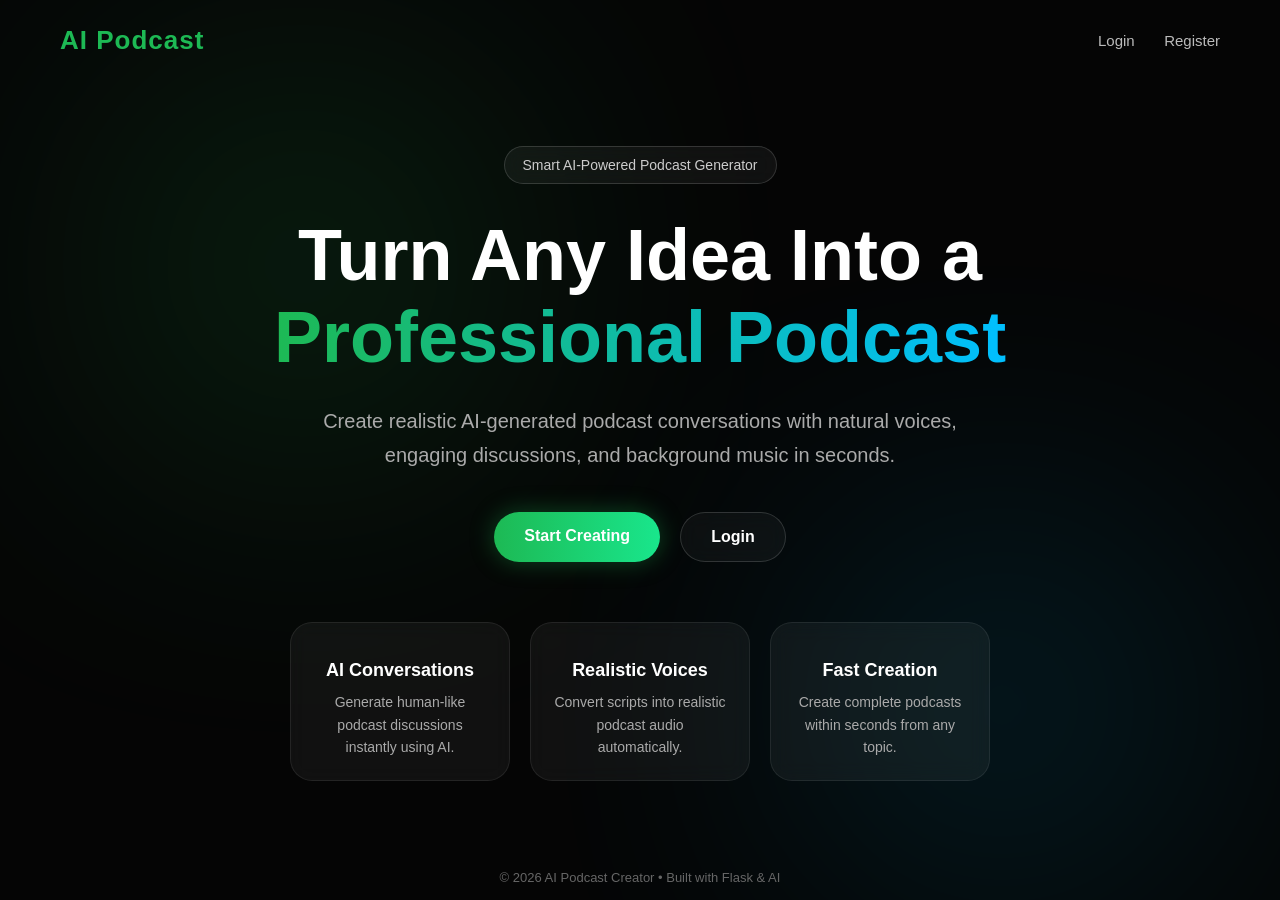
<file: frontend/templates/index.html>
<!DOCTYPE html>
<html lang="en">

<head>
<meta charset="UTF-8">
<meta name="viewport" content="width=device-width, initial-scale=1.0">

<title>AI Podcast Creator</title>

<link rel="preconnect" href="https://fonts.googleapis.com">
<link rel="preconnect" href="https://fonts.gstatic.com" crossorigin>

<style>

*{
    margin:0;
    padding:0;
    box-sizing:border-box;
    font-family:'Segoe UI',sans-serif;
}

body{
    background:#050505;
    color:white;
    overflow:hidden;
    min-height:100vh;
    position:relative;
}

/* Background Glow */
.glow1,
.glow2{
    position:absolute;
    border-radius:50%;
    filter:blur(140px);
    opacity:0.25;
    z-index:-1;
}

.glow1{
    width:350px;
    height:350px;
    background:#1DB954;
    top:10%;
    left:10%;
}

.glow2{
    width:300px;
    height:300px;
    background:#00bfff;
    bottom:5%;
    right:10%;
}

/* Navbar */
nav{
    width:100%;
    padding:25px 60px;
    display:flex;
    justify-content:space-between;
    align-items:center;
}

.logo{
    font-size:26px;
    font-weight:700;
    color:#1DB954;
    letter-spacing:1px;
}

.nav-links a{
    margin-left:25px;
    text-decoration:none;
    color:#bbb;
    font-size:15px;
    transition:0.3s;
}

.nav-links a:hover{
    color:white;
}

/* Hero */
.hero{
    width:100%;
    min-height:85vh;
    display:flex;
    justify-content:center;
    align-items:center;
    text-align:center;
    padding:20px;
}

.hero-content{
    max-width:850px;
}

/* Small Tag */
.tag{
    display:inline-block;
    padding:10px 18px;
    border:1px solid rgba(255,255,255,0.15);
    border-radius:30px;
    background:rgba(255,255,255,0.05);
    backdrop-filter:blur(10px);
    color:#ccc;
    margin-bottom:30px;
    font-size:14px;
}

/* Main Heading */
.hero h1{
    font-size:72px;
    line-height:1.15;
    margin-bottom:25px;
    font-weight:800;
}

.hero h1 span{
    background:linear-gradient(90deg,#1DB954,#00bfff);
    -webkit-background-clip:text;
    -webkit-text-fill-color:transparent;
}

/* Subtitle */
.hero p{
    color:#aaa;
    font-size:20px;
    line-height:1.7;
    max-width:700px;
    margin:auto;
}

/* Buttons */
.buttons{
    margin-top:40px;
    display:flex;
    justify-content:center;
    gap:20px;
    flex-wrap:wrap;
}

.btn{
    padding:15px 30px;
    border-radius:40px;
    text-decoration:none;
    font-size:16px;
    font-weight:600;
    transition:0.3s ease;
}

/* Primary */
.primary{
    background:linear-gradient(90deg,#1DB954,#19e68c);
    color:white;
    box-shadow:0 0 25px rgba(29,185,84,0.35);
}

.primary:hover{
    transform:translateY(-3px) scale(1.03);
    box-shadow:0 0 40px rgba(29,185,84,0.5);
}

/* Secondary */
.secondary{
    border:1px solid rgba(255,255,255,0.15);
    background:rgba(255,255,255,0.04);
    color:white;
    backdrop-filter:blur(10px);
}

.secondary:hover{
    background:rgba(255,255,255,0.08);
    transform:translateY(-3px);
}

/* Feature Cards */
.features{
    margin-top:60px;
    display:flex;
    justify-content:center;
    gap:20px;
    flex-wrap:wrap;
}

.feature-card{
    width:220px;
    padding:22px;
    border-radius:22px;
    background:rgba(255,255,255,0.05);
    border:1px solid rgba(255,255,255,0.08);
    backdrop-filter:blur(10px);
    transition:0.3s;
}

.feature-card:hover{
    transform:translateY(-6px);
    border-color:rgba(29,185,84,0.5);
}

.feature-card h3{
    margin-top:15px;
    margin-bottom:10px;
    font-size:18px;
}

.feature-card p{
    font-size:14px;
    color:#aaa;
    line-height:1.6;
}

/* Footer */
footer{
    position:absolute;
    bottom:15px;
    width:100%;
    text-align:center;
    color:#666;
    font-size:13px;
}

/* Responsive */
@media(max-width:768px){

    nav{
        padding:20px;
    }

    .hero h1{
        font-size:45px;
    }

    .hero p{
        font-size:17px;
    }

    .feature-card{
        width:100%;
        max-width:320px;
    }
}

</style>
</head>

<body>

<!-- Background Glow -->
<div class="glow1"></div>
<div class="glow2"></div>

<!-- Navbar -->
<nav>

    <div class="logo">
        AI Podcast
    </div>

    <div class="nav-links">
        <a href="/login">Login</a>
        <a href="/register">Register</a>
    </div>

</nav>

<!-- Hero -->
<section class="hero">

    <div class="hero-content">

        <div class="tag">
            Smart AI-Powered Podcast Generator
        </div>

        <h1>
            Turn Any Idea Into a 
            <span>Professional Podcast</span>
        </h1>

        <p>
            Create realistic AI-generated podcast conversations with natural voices, engaging discussions, and background music in seconds.
        </p>

        <!-- Buttons -->
        <div class="buttons">

            <a href="/register" class="btn primary">
                Start Creating
            </a>

            <a href="/login" class="btn secondary">
                Login
            </a>

        </div>

        <!-- Features -->
        <div class="features">

            <div class="feature-card">

                <h3>
                    AI Conversations
                </h3>

                <p>
                    Generate human-like podcast discussions instantly using AI.
                </p>

            </div>

            <div class="feature-card">

                <h3>
                    Realistic Voices
                </h3>

                <p>
                    Convert scripts into realistic podcast audio automatically.
                </p>

            </div>

            <div class="feature-card">

                <h3>
                    Fast Creation
                </h3>

                <p>
                    Create complete podcasts within seconds from any topic.
                </p>

            </div>

        </div>

    </div>

</section>

<!-- Footer -->
<footer>
    © 2026 AI Podcast Creator • Built with Flask & AI
</footer>

</body>
</html>
</file>
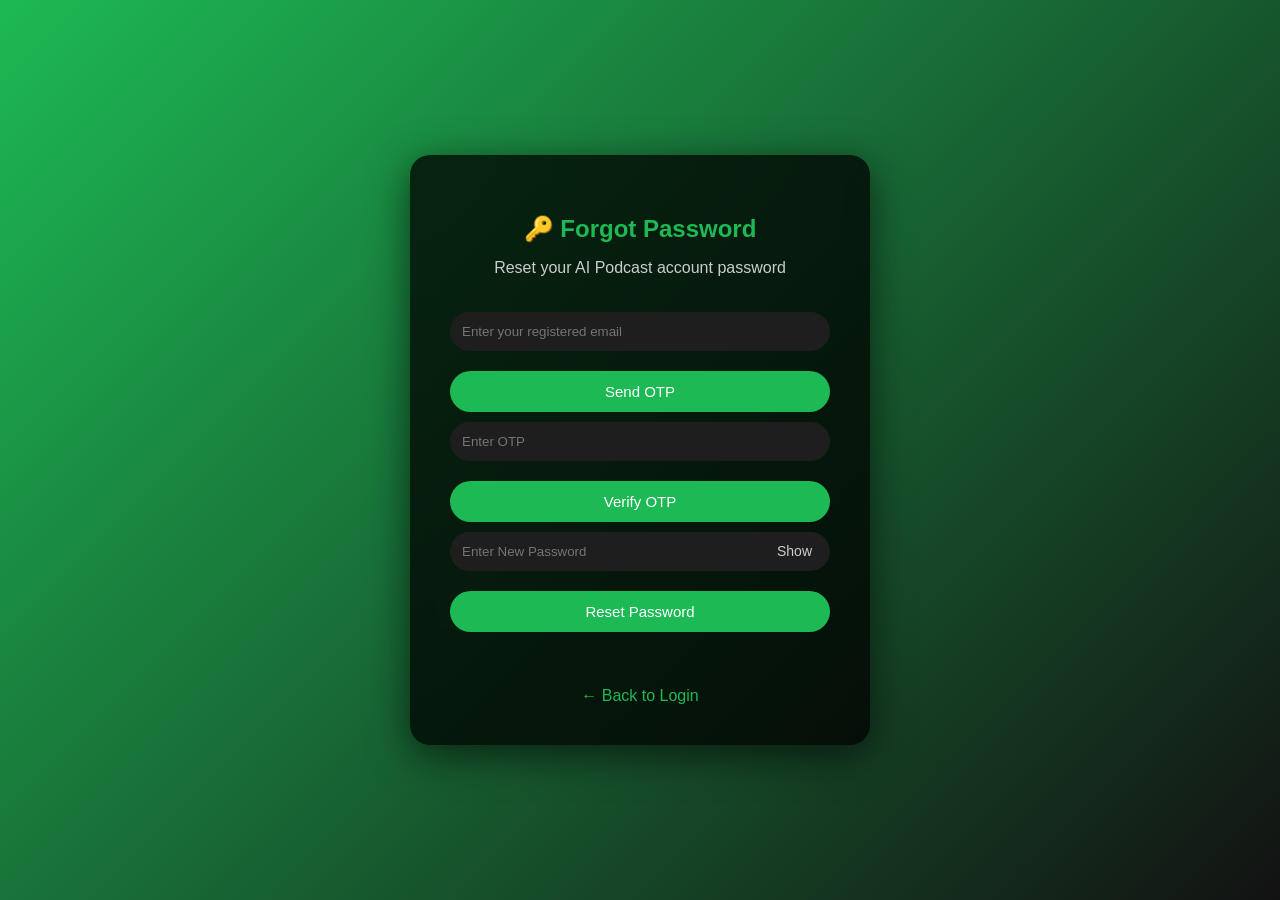
<file: frontend/templates/forgot_password.html>
<!DOCTYPE html>
<html lang="en">
<head>
<meta charset="UTF-8">
<meta name="viewport" content="width=device-width, initial-scale=1.0">
<title>Forgot Password | AI Podcast</title>

<style>

body {
    margin: 0;
    font-family: 'Segoe UI', sans-serif;
    background: linear-gradient(135deg, #1DB954, #121212);
    height: 100vh;
    display: flex;
    justify-content: center;
    align-items: center;
    color: white;
}

.card {
    background: rgba(0, 0, 0, 0.75);
    backdrop-filter: blur(12px);
    padding: 40px;
    border-radius: 20px;
    width: 380px;
    box-shadow: 0 10px 40px rgba(0,0,0,0.6);
    text-align: center;
}

.card h2 {
    color: #1DB954;
    margin-bottom: 10px;
}

.subtitle {
    color: #ccc;
    margin-bottom: 25px;
}

input {
    width: 100%;
    padding: 12px;
    margin: 10px 0;
    border-radius: 25px;
    border: none;
    background: #1e1e1e;
    color: white;
    outline: none;
    box-sizing: border-box;
    transition: 0.3s;
}

input:focus {
    background: #2a2a2a;
}

button {
    width: 100%;
    padding: 12px;
    margin-top: 10px;
    border-radius: 25px;
    border: none;
    background: #1DB954;
    color: white;
    font-size: 15px;
    cursor: pointer;
    transition: 0.3s;
}

button:hover {
    background: #1ed760;
    transform: scale(1.02);
}

.message {
    margin-top: 15px;
    color: #ccc;
    font-size: 14px;
    min-height: 20px;
}

.link {
    margin-top: 20px;
}

.link a {
    color: #1DB954;
    text-decoration: none;
}

.link a:hover {
    text-decoration: underline;
}

.password-box {
    position: relative;
}

.password-box input {
    padding-right: 60px;
}

#togglePassword {
    position: absolute;
    right: 18px;
    top: 50%;
    transform: translateY(-50%);
    cursor: pointer;
    color: #ccc;
    font-size: 14px;
    user-select: none;
}

#togglePassword:hover {
    color: #1DB954;
}

</style>
</head>

<body>

<div class="card">

    <h2>🔑 Forgot Password</h2>

    <p class="subtitle">
        Reset your AI Podcast account password
    </p>

    <!-- Email -->
    <input
        type="email"
        id="email"
        placeholder="Enter your registered email"
        required
    >

    <!-- Send OTP -->
    <button onclick="sendOTP()">
        Send OTP
    </button>

    <!-- OTP -->
    <input
        type="text"
        id="otp"
        placeholder="Enter OTP"
    >

    <!-- Verify OTP -->
    <button onclick="verifyOTP()">
        Verify OTP
    </button>

    <!-- New Password -->
    <div class="password-box">

        <input
            type="password"
            id="newPassword"
            placeholder="Enter New Password"
        >

        <span id="togglePassword">
            Show
        </span>

    </div>

    <!-- Reset Password -->
    <button onclick="resetPassword()">
        Reset Password
    </button>

    <div class="message" id="message"></div>

    <div class="link">
        <a href="/login">← Back to Login</a>
    </div>

</div>

<script>

const messageBox = document.getElementById("message");

// Show / Hide Password
const passwordInput = document.getElementById("newPassword");
const togglePassword = document.getElementById("togglePassword");

togglePassword.addEventListener("click", () => {

    if (passwordInput.type === "password") {

        passwordInput.type = "text";
        togglePassword.textContent = "Hide";

    } else {

        passwordInput.type = "password";
        togglePassword.textContent = "Show";
    }
});

// Send OTP
async function sendOTP() {

    const email =
        document.getElementById("email").value.trim();

    if (!email) {

        messageBox.innerText =
            "Please enter your email.";

        return;
    }

    try {

        const response = await fetch(
            "/otp/forgot-password",
            {
                method: "POST",
                headers: {
                    "Content-Type": "application/json"
                },
                body: JSON.stringify({
                    email: email
                })
            }
        );

        const data = await response.json();

        messageBox.innerText =
            data.message || data.error;

    } catch (error) {

        messageBox.innerText =
            "Failed to connect to server.";
    }
}

// Verify OTP
async function verifyOTP() {

    const email =
        document.getElementById("email").value.trim();

    const otp =
        document.getElementById("otp").value.trim();

    if (!otp) {

        messageBox.innerText =
            "Please enter OTP.";

        return;
    }

    try {

        const response = await fetch(
            "/otp/verify-otp",
            {
                method: "POST",
                headers: {
                    "Content-Type": "application/json"
                },
                body: JSON.stringify({
                    email: email,
                    otp: otp
                })
            }
        );

        const data = await response.json();

        messageBox.innerText =
            data.message || data.error;

    } catch (error) {

        messageBox.innerText =
            "Failed to connect to server.";
    }
}

// Reset Password
async function resetPassword() {

    const email =
        document.getElementById("email").value.trim();

    const newPassword =
        document.getElementById("newPassword").value.trim();

    if (!newPassword) {

        messageBox.innerText =
            "Please enter a new password.";

        return;
    }

    try {

        const response = await fetch(
            "/otp/reset-password",
            {
                method: "POST",
                headers: {
                    "Content-Type": "application/json"
                },
                body: JSON.stringify({
                    email: email,
                    new_password: newPassword
                })
            }
        );

        const data = await response.json();

        if (response.ok) {

            alert(
                "Password updated successfully!"
            );

            window.location.href = "/login";

        } else {

            messageBox.innerText =
                data.error;
        }

    } catch (error) {

        messageBox.innerText =
            "Failed to connect to server.";
    }
}

</script>

</body>
</html>
</file>
